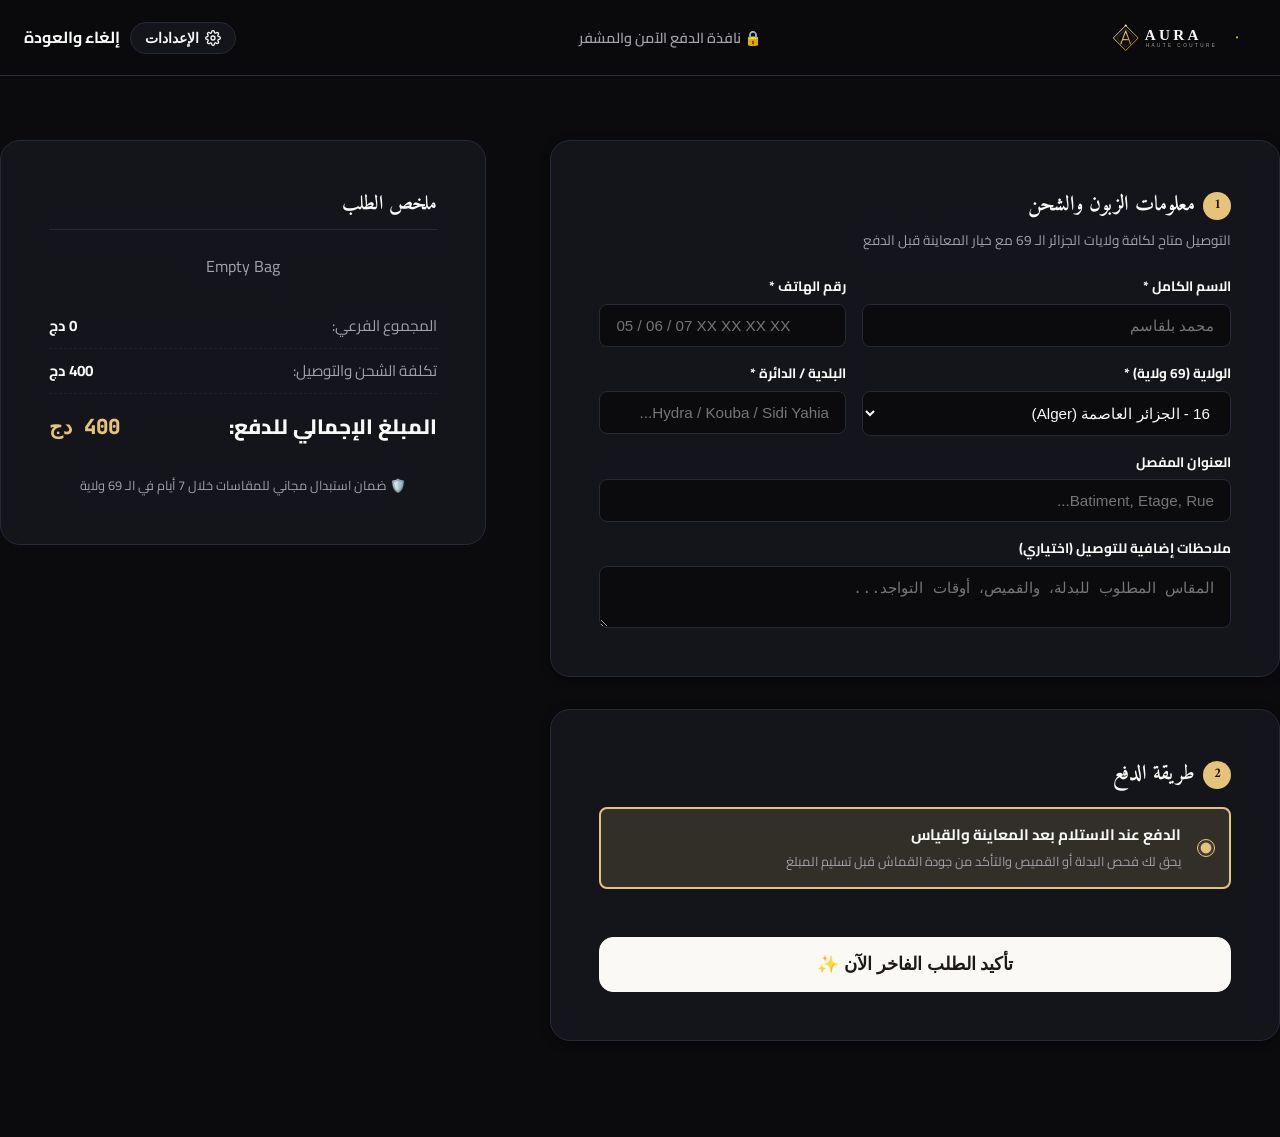
<file: checkout.html>
<!DOCTYPE html>
<html lang="ar" dir="rtl" data-theme="dark">
<head>
  <meta charset="UTF-8">
  <meta name="viewport" content="width=device-width, initial-scale=1.0">
  <title>إتمام الطلب — AURA Haute Couture</title>
  <link rel="preconnect" href="https://fonts.googleapis.com">
  <link rel="preconnect" href="https://fonts.gstatic.com" crossorigin>
  <link href="https://fonts.googleapis.com/css2?family=Amiri:ital,wght@0,400;0,700;1,400;1,700&family=Cairo:wght@300;400;500;600;700;800;900&family=Cinzel:wght@600;700;800&family=Playfair+Display:ital,wght@0,600;0,700;1,600&family=Plus+Jakarta+Sans:wght@300;400;500;600;700;800&family=JetBrains+Mono:wght@500;700&display=swap" rel="stylesheet">
  <link rel="stylesheet" href="./css/main.css">
  <style>
    .checkout-layout {
      display: grid;
      grid-template-columns: 1.2fr 0.8fr;
      gap: var(--space-3xl);
      padding: var(--space-3xl) 0;
      align-items: flex-start;
    }

    .form-section-card {
      background: var(--color-card);
      border: 1px solid var(--color-border);
      border-radius: var(--radius-lg);
      padding: var(--space-2xl);
      box-shadow: var(--shadow-sm);
      margin-bottom: var(--space-xl);
    }

    .section-num {
      display: inline-grid;
      place-items: center;
      width: 28px;
      height: 28px;
      border-radius: 50%;
      background: var(--color-accent);
      color: #12100E;
      font-weight: 800;
      font-size: 0.85rem;
      margin-inline-end: var(--space-sm);
    }

    .form-grid {
      display: grid;
      grid-template-columns: 1fr 1fr;
      gap: var(--space-md);
      margin-top: var(--space-lg);
    }

    .form-field {
      display: flex;
      flex-direction: column;
      gap: 6px;
    }

    .form-field.full {
      grid-column: 1 / -1;
    }

    .form-label {
      font-size: 0.85rem;
      font-weight: 700;
      color: var(--color-foreground);
    }

    .form-input, .form-select {
      padding: 12px 16px;
      border-radius: var(--radius-sm);
      border: 1px solid var(--color-border);
      background: var(--color-background);
      color: var(--color-foreground);
      font-size: 0.95rem;
      transition: border-color 0.2s;
    }

    .form-input:focus, .form-select:focus {
      outline: none;
      border-color: var(--color-accent);
    }

    .order-summary-box {
      background: var(--color-card);
      border: 1px solid var(--color-border);
      border-radius: var(--radius-lg);
      padding: var(--space-2xl);
      position: sticky;
      top: 100px;
    }

    .summary-line {
      display: flex;
      justify-content: space-between;
      align-items: center;
      padding: 10px 0;
      font-size: 0.95rem;
      border-bottom: 1px dashed var(--color-border-subtle);
    }

    .summary-total {
      display: flex;
      justify-content: space-between;
      align-items: center;
      padding-top: var(--space-md);
      font-size: 1.3rem;
      font-weight: 800;
      color: var(--color-foreground);
    }

    .success-modal {
      position: fixed;
      inset: 0;
      background: rgba(0,0,0,0.75);
      backdrop-filter: blur(8px);
      display: none;
      place-items: center;
      z-index: 2000;
      padding: 1rem;
    }

    .success-modal.show {
      display: grid;
    }

    .modal-box {
      background: var(--color-card);
      border: 1px solid var(--color-accent);
      border-radius: var(--radius-lg);
      padding: 3rem 2rem;
      text-align: center;
      max-width: 480px;
      width: 100%;
      box-shadow: var(--shadow-luxury);
      animation: popIn 0.35s cubic-bezier(0.16, 1, 0.3, 1);
    }

    @keyframes popIn {
      from { transform: scale(0.9); opacity: 0; }
      to { transform: scale(1); opacity: 1; }
    }

    @media (max-width: 900px) {
      .checkout-layout { grid-template-columns: 1fr; }
      .form-grid { grid-template-columns: 1fr; }
      .order-summary-box { position: static; }
    }
  </style>
</head>
<body>

  <!-- Site Header -->
  <header class="site-header">
    <div class="container header-inner">
      <a href="index.html" class="site-logo">
        <img src="./assets/icons/logo-light.svg" alt="AURA Logo">
      </a>
      <span style="font-size: 0.9rem; font-weight: 600; color: var(--color-muted-foreground);" data-i18n="checkout.secureBanner">
        🔒 نافذة الدفع الآمن والمشفر
      </span>
      <div style="display:flex; align-items:center; gap:10px;">
        <button class="settings-trigger-btn" onclick="openSettingsModal()">
          <svg width="16" height="16" viewBox="0 0 24 24" fill="none" stroke="currentColor" stroke-width="2"><circle cx="12" cy="12" r="3"/><path d="M19.4 15a1.65 1.65 0 0 0 .33 1.82l.06.06a2 2 0 0 1 0 2.83 2 2 0 0 1-2.83 0l-.06-.06a1.65 1.65 0 0 0-1.82-.33 1.65 1.65 0 0 0-1 1.51V21a2 2 0 0 1-2 2 2 2 0 0 1-2-2v-.09A1.65 1.65 0 0 0 9 19.4a1.65 1.65 0 0 0-1.82.33l-.06.06a2 2 0 0 1-2.83 0 2 2 0 0 1 0-2.83l.06-.06a1.65 1.65 0 0 0 .33-1.82 1.65 1.65 0 0 0-1.51-1H3a2 2 0 0 1-2-2 2 2 0 0 1 2-2h.09A1.65 1.65 0 0 0 4.6 9a1.65 1.65 0 0 0-.33-1.82l-.06-.06a2 2 0 0 1 0-2.83 2 2 0 0 1 2.83 0l.06.06a1.65 1.65 0 0 0 1.82.33H9a1.65 1.65 0 0 0 1-1.51V3a2 2 0 0 1 2-2 2 2 0 0 1 2 2v.09a1.65 1.65 0 0 0 1 1.51 1.65 1.65 0 0 0 1.82-.33l.06-.06a2 2 0 0 1 2.83 0 2 2 0 0 1 0 2.83l-.06.06a1.65 1.65 0 0 0-.33 1.82V9a1.65 1.65 0 0 0 1.51 1H21a2 2 0 0 1 2 2 2 2 0 0 1-2 2h-.09a1.65 1.65 0 0 0-1.51 1z"/></svg>
          <span data-i18n="settings.trigger">الإعدادات</span>
        </button>
        <a href="index.html" style="text-decoration:none; color:var(--color-foreground); font-weight:700;" data-i18n="checkout.cancel">إلغاء والعودة</a>
      </div>
    </div>
  </header>

  <!-- Checkout View -->
  <main class="container checkout-layout">
    <div>
      <div class="form-section-card">
        <h3 style="display: flex; align-items: center; font-size: 1.3rem; margin-bottom: 0.5rem;">
          <span class="section-num">1</span> <span data-i18n="checkout.step1Title">معلومات الزبون والشحن</span>
        </h3>
        <p class="text-muted" style="font-size: 0.85rem;" data-i18n="checkout.step1Desc">التوصيل متاح لكافة ولايات الجزائر الـ 69 مع خيار المعاينة قبل الدفع</p>

        <form id="checkout-form" onsubmit="handleOrderSubmit(event)">
          <div class="form-grid">
            <div class="form-field">
              <label class="form-label" data-i18n="checkout.fullName">الاسم الكامل *</label>
              <input type="text" required class="form-input" placeholder="محمد بلقاسم">
            </div>

            <div class="form-field">
              <label class="form-label" data-i18n="checkout.phone">رقم الهاتف *</label>
              <input type="tel" required class="form-input" placeholder="05 / 06 / 07 XX XX XX XX">
            </div>

            <div class="form-field">
              <label class="form-label" data-i18n="checkout.wilaya">الولاية (69 ولاية) *</label>
              <select class="form-select" id="wilaya-select" onchange="updateShippingCost()"></select>
            </div>

            <div class="form-field">
              <label class="form-label" data-i18n="checkout.commune">البلدية / الدائرة *</label>
              <input type="text" required class="form-input" placeholder="Hydra / Kouba / Sidi Yahia...">
            </div>

            <div class="form-field full">
              <label class="form-label" data-i18n="checkout.address">العنوان المفصل</label>
              <input type="text" class="form-input" placeholder="Batiment, Etage, Rue...">
            </div>

            <div class="form-field full">
              <label class="form-label" data-i18n="checkout.notes">ملاحظات إضافية للتوصيل (المقاسات الخاصة...)</label>
              <textarea class="form-input" rows="2" placeholder="المقاس المطلوب للبدلة، والقميص، أوقات التواجد..."></textarea>
            </div>
          </div>
      </div>

      <div class="form-section-card">
        <h3 style="display: flex; align-items: center; font-size: 1.3rem; margin-bottom: 0.5rem;">
          <span class="section-num">2</span> <span data-i18n="checkout.step2Title">طريقة الدفع</span>
        </h3>
        <div style="display: flex; flex-direction: column; gap: var(--space-sm); margin-top: var(--space-md);">
          <label style="display: flex; align-items: center; gap: var(--space-md); padding: 14px; border: 2px solid var(--color-accent); border-radius: var(--radius-sm); background: var(--color-accent-soft); cursor: pointer;">
            <input type="radio" name="payment" value="cod" checked style="accent-color: var(--color-accent); width:18px; height:18px;">
            <div>
              <strong style="display: block; font-size: 0.95rem;" data-i18n="checkout.codTitle">الدفع عند الاستلام بعد المعاينة والقياس</strong>
              <span style="font-size: 0.8rem; color: var(--color-muted-foreground);" data-i18n="checkout.codDesc">يحق لك فحص البدلة أو القميص والتأكد من جودة القماش قبل تسليم المبلغ</span>
            </div>
          </label>
        </div>

        <button type="submit" class="btn btn-primary" style="width: 100%; margin-top: var(--space-2xl); padding: 16px; font-size: 1.1rem;" data-i18n="checkout.confirmBtn">
          تأكيد الطلب الفاخر الآن ✨
        </button>
        </form>
      </div>
    </div>

    <!-- Summary Side -->
    <aside class="order-summary-box">
      <h3 style="font-size: 1.25rem; margin-bottom: var(--space-lg); border-bottom: 1px solid var(--color-border); padding-bottom: var(--space-sm);" data-i18n="checkout.summaryTitle">
        ملخص الطلب
      </h3>

      <div id="checkout-items-preview" style="display: flex; flex-direction: column; gap: var(--space-sm); margin-bottom: var(--space-lg);"></div>

      <div class="summary-line">
        <span class="text-muted" data-i18n="checkout.subtotalLabel">المجموع الفرعي:</span>
        <strong id="subtotal-val">0 DZD</strong>
      </div>

      <div class="summary-line">
        <span class="text-muted" data-i18n="checkout.shippingLabel">تكلفة الشحن والتوصيل:</span>
        <strong id="shipping-val">400 DZD</strong>
      </div>

      <div class="summary-total">
        <span data-i18n="checkout.totalLabel">المبلغ الإجمالي للدفع:</span>
        <span id="final-total" style="color: var(--color-accent); font-family: var(--font-mono);">0 DZD</span>
      </div>

      <div style="margin-top: var(--space-xl); font-size: 0.8rem; color: var(--color-muted-foreground); text-align: center;">
        <p data-i18n="checkout.trustBadge">🛡️ ضمان استبدال مجاني للمقاسات خلال 7 أيام في الـ 69 ولاية</p>
      </div>
    </aside>
  </main>

  <!-- Success Modal -->
  <div class="success-modal" id="order-success-modal">
    <div class="modal-box">
      <div style="font-size: 3.5rem; margin-bottom: 1rem;">👑</div>
      <h2 style="font-size: 2rem; margin-bottom: 0.5rem; color: var(--color-accent);" data-i18n="checkout.successTitle">تم تأكيد طلبك بنجاح!</h2>
      <p style="color: var(--color-muted-foreground); margin-bottom: 1.5rem; line-height: 1.7;" data-i18n="checkout.successDesc">
        شكراً لاختيارك دار AURA Haute Couture.<br>
        سيتصل بك خبير المقاسات لتأكيد القياسات الدقيقة وموعد الشحن.
      </p>
      <div style="background: var(--color-muted); padding: 12px; border-radius: var(--radius-sm); font-family: var(--font-mono); font-weight:700; margin-bottom: 2rem;">
        <span data-i18n="checkout.orderRef">رقم الطلب:</span> <span id="order-ref-num">#AURA-84920</span>
      </div>
      <a href="index.html" class="btn btn-primary" style="width: 100%;" data-i18n="checkout.homeReturn">العودة إلى الصفحة الرئيسية</a>
    </div>
  </div>

  <!-- Settings Modal Interface -->
  <div class="settings-overlay" id="settings-modal-overlay">
    <div class="settings-modal-box">
      <div style="display:flex; justify-content:space-between; align-items:center; margin-bottom:1.5rem; border-bottom:1px solid var(--color-border); padding-bottom:0.75rem;">
        <h3 style="font-size:1.2rem;" data-i18n="settings.title">تخصيص الواجهة واللغة</h3>
        <button class="btn-icon" onclick="closeSettingsModal()" style="border:none;">✕</button>
      </div>
      <div class="settings-row">
        <label class="settings-label" data-i18n="settings.langLabel">لغة العرض</label>
        <select class="settings-select" id="settings-lang-select" onchange="applySettingsLang(this.value)">
          <option value="ar">العربية (Arabic - RTL)</option>
          <option value="en">English (UK/US - LTR)</option>
          <option value="fr">Français (France - LTR)</option>
        </select>
      </div>
      <div class="settings-row">
        <label class="settings-label" data-i18n="settings.themeLabel">المظهر</label>
        <select class="settings-select" id="settings-theme-select" onchange="applySettingsTheme(this.value)">
          <option value="dark">الوضع الليلي الفاخر (Dark Onyx)</option>
          <option value="light">الوضع النهاري العاجي (Light Ivory)</option>
        </select>
      </div>
      <button class="btn btn-primary" onclick="closeSettingsModal()" style="width:100%;" data-i18n="settings.close">حفظ وإغلاق</button>
    </div>
  </div>

  <script src="./js/i18n.js"></script>
  <script src="./js/store.js"></script>
  <script>
    const WILAYAS_69 = [
      "01 - أدرار (Adrar)", "02 - الشلف (Chlef)", "03 - الأغواط (Laghouat)", "04 - أم البواقي (Oum El Bouaghi)",
      "05 - باتنة (Batna)", "06 - بجاية (Béjaïa)", "07 - بسكرة (Biskra)", "08 - بشار (Béchar)",
      "09 - البليدة (Blida)", "10 - البويرة (Bouira)", "11 - تمنراست (Tamanrasset)", "12 - تبسة (Tébessa)",
      "13 - تلمسان (Tlemcen)", "14 - تيارت (Tiaret)", "15 - تيزي وزو (Tizi Ouzou)", "16 - الجزائر العاصمة (Alger)",
      "17 - الجلفة (Djelfa)", "18 - جيجل (Jijel)", "19 - سطيف (Sétif)", "20 - سعيدة (Saïda)",
      "21 - سكيكدة (Skikda)", "22 - سيدي بلعباس (Sidi Bel Abbès)", "23 - عنابة (Annaba)", "24 - قالمة (Guelma)",
      "25 - قسنطينة (Constantine)", "26 - المدية (Médéa)", "27 - مستغانم (Mostaganem)", "28 - المسيلة (M'Sila)",
      "29 - معسكر (Mascara)", "30 - ورقلة (Ouargla)", "31 - وهران (Oran)", "32 - البيض (El Bayadh)",
      "33 - إليزي (Illizi)", "34 - برج بوعريريج (Bordj Bou Arreridj)", "35 - بومرداس (Boumerdès)", "36 - الطارف (El Tarf)",
      "37 - تندوف (Tindouf)", "38 - تسمسيلت (Tissemsilt)", "39 - الوادي (El Oued)", "40 - خنشلة (Khenchela)",
      "41 - سوق أهراس (Souk Ahras)", "42 - تيبازة (Tipaza)", "43 - ميلة (Mila)", "44 - عين الدفلى (Aïn Defla)",
      "45 - النعامة (Naâma)", "46 - عين تموشنت (Aïn Témouchent)", "47 - غرداية (Ghardaïa)", "48 - غليزان (Relizane)",
      "49 - تيميمون (Timimoun)", "50 - برج باجي مختار (Bordj Badji Mokhtar)", "51 - أولاد جلال (Ouled Djellal)",
      "52 - بني عباس (Béni Abbès)", "53 - عين صالح (In Salah)", "54 - عين قزام (In Guezzam)", "55 - تقرت (Touggourt)",
      "56 - جانت (Djanet)", "57 - المغير (El M'Ghair)", "58 - المنيعة (El Meniaa)",
      "59 - آفلو (Aflou)", "60 - بريكة (Barika)", "61 - قصر الشلالة (Ksar Chellala)", "62 - عين وسارة (Aïn Oussera)",
      "63 - مسعد (Messaad)", "64 - شلغوم العيد (Chelghoum Laïd)", "65 - بوقاعة (Bougaa)", "66 - الأبيض سيدي الشيخ (El Abiodh Sidi Cheikh)",
      "67 - فرندة (Frenda)", "68 - العلمة (El Eulma)", "69 - بوسعادة (Bou Saâda)"
    ];

    let shippingCost = 400;

    function openSettingsModal() {
      const modal = document.getElementById('settings-modal-overlay');
      document.getElementById('settings-lang-select').value = window.auraStore.lang;
      document.getElementById('settings-theme-select').value = window.auraStore.theme;
      modal.classList.add('show');
    }
    function closeSettingsModal() {
      document.getElementById('settings-modal-overlay').classList.remove('show');
    }
    function applySettingsLang(v) { window.auraStore.applyLanguage(v, true); }
    function applySettingsTheme(v) { window.auraStore.applyTheme(v); }

    window.addEventListener('DOMContentLoaded', () => {
      const select = document.getElementById('wilaya-select');
      select.innerHTML = WILAYAS_69.map((w, idx) => {
        const code = (idx + 1).toString().padStart(2, '0');
        return `<option value="${code}" ${code === '16' ? 'selected' : ''}>${w}</option>`;
      }).join('');

      setTimeout(renderCheckoutSummary, 200);
    });

    window.onAuraLanguageChanged = () => {
      renderCheckoutSummary();
    };

    function updateShippingCost() {
      const select = document.getElementById('wilaya-select');
      const val = select.value;
      if (val === '16') shippingCost = 400;
      else if (val === '09' || val === '35' || val === '42') shippingCost = 500;
      else if (['31','25','19','68','23'].includes(val)) shippingCost = 600;
      else if (parseInt(val) >= 49) shippingCost = 900;
      else shippingCost = 700;

      renderCheckoutSummary();
    }

    function renderCheckoutSummary() {
      if (!window.auraStore) return;
      const cart = window.auraStore.cart;
      const itemsContainer = document.getElementById('checkout-items-preview');
      const subtotalEl = document.getElementById('subtotal-val');
      const shippingEl = document.getElementById('shipping-val');
      const finalTotalEl = document.getElementById('final-total');

      if (cart.length === 0) {
        itemsContainer.innerHTML = '<p class="text-muted" style="text-align:center;">Empty Bag</p>';
      } else {
        itemsContainer.innerHTML = cart.map(item => `
          <div style="display: flex; gap: 10px; align-items: center; font-size: 0.85rem;">
            <img src="${item.image}" style="width: 44px; height: 52px; object-fit: cover; border-radius: 6px;">
            <div style="flex-grow: 1;">
              <strong style="display: block;">${window.auraStore.getLocalized(item.name)}</strong>
              <span class="text-muted">${item.quantity} × ${item.size} (${item.color})</span>
            </div>
            <span style="font-weight: 700; font-family: var(--font-mono);">${window.auraStore.formatPrice(item.price * item.quantity)}</span>
          </div>
        `).join('');
      }

      const subtotal = window.auraStore.getCartTotal();
      subtotalEl.textContent = window.auraStore.formatPrice(subtotal);
      shippingEl.textContent = window.auraStore.formatPrice(shippingCost);
      finalTotalEl.textContent = window.auraStore.formatPrice(subtotal + shippingCost);
    }

    function handleOrderSubmit(e) {
      e.preventDefault();
      const ref = '#AURA-' + Math.floor(10000 + Math.random() * 90000);
      document.getElementById('order-ref-num').textContent = ref;
      document.getElementById('order-success-modal').classList.add('show');
      
      localStorage.removeItem('aura_cart');
      if (window.auraStore) window.auraStore.cart = [];
    }
  </script>
</body>
</html>
</file>
<file: css/main.css>
:root {
  /* Design Tokens from ui-ux-pro-max luxury-fashion */
  --color-primary: #1C1917;
  --color-on-primary: #FFFFFF;
  --color-secondary: #44403C;
  --color-on-secondary: #FFFFFF;
  --color-accent: #C5A059;
  --color-accent-hover: #AA853E;
  --color-accent-soft: rgba(197, 160, 89, 0.12);
  --color-background: #FBF9F5;
  --color-foreground: #0C0A09;
  --color-card: #FFFFFF;
  --color-card-foreground: #0C0A09;
  --color-muted: #F3ECE1;
  --color-muted-foreground: #78716C;
  --color-border: #E7E2DA;
  --color-border-subtle: #F0ECE4;
  --color-destructive: #DC2626;

  /* Typography Scales */
  --font-serif-ar: 'Amiri', serif;
  --font-serif-en: 'Cinzel', 'Playfair Display', serif;
  --font-sans-ar: 'Cairo', sans-serif;
  --font-sans-en: 'Plus Jakarta Sans', sans-serif;
  --font-mono: 'JetBrains Mono', monospace;

  /* Spacing Scale (8dp rhythm) */
  --space-xs: 4px;
  --space-sm: 8px;
  --space-md: 16px;
  --space-lg: 24px;
  --space-xl: 32px;
  --space-2xl: 48px;
  --space-3xl: 64px;

  /* Shadows */
  --shadow-sm: 0 2px 8px rgba(28, 25, 23, 0.04);
  --shadow-md: 0 10px 25px -5px rgba(28, 25, 23, 0.07);
  --shadow-lg: 0 20px 45px -10px rgba(28, 25, 23, 0.12);
  --shadow-luxury: 0 30px 60px -15px rgba(197, 160, 89, 0.25);

  --radius-sm: 8px;
  --radius-md: 14px;
  --radius-lg: 20px;
  --radius-full: 9999px;

  --transition-smooth: all 0.35s cubic-bezier(0.16, 1, 0.3, 1);
  --transition-fast: all 0.2s ease;
}

[data-theme="dark"] {
  --color-primary: #FBF9F5;
  --color-on-primary: #1C1917;
  --color-secondary: #D6D3D1;
  --color-on-secondary: #1C1917;
  --color-accent: #E5C378;
  --color-accent-hover: #D4AF37;
  --color-accent-soft: rgba(229, 195, 120, 0.14);
  --color-background: #0B0B0E;
  --color-foreground: #F8FAF8;
  --color-card: #14151B;
  --color-card-foreground: #F8FAF8;
  --color-muted: #1B1D26;
  --color-muted-foreground: #A1A1AA;
  --color-border: #262936;
  --color-border-subtle: #1E212B;
  --shadow-sm: 0 2px 8px rgba(0, 0, 0, 0.5);
  --shadow-md: 0 10px 25px -5px rgba(0, 0, 0, 0.7);
  --shadow-lg: 0 20px 45px -10px rgba(0, 0, 0, 0.85);
}

*, *::before, *::after {
  box-sizing: border-box;
  margin: 0;
  padding: 0;
}

html {
  font-size: 16px;
  scroll-behavior: smooth;
}

body {
  background-color: var(--color-background);
  color: var(--color-foreground);
  line-height: 1.6;
  overflow-x: hidden;
  transition: background-color 0.3s ease, color 0.3s ease;
}

/* Direction & Typography Mapping */
html[dir="rtl"] body {
  direction: rtl;
  text-align: right;
  font-family: var(--font-sans-ar);
}

html[dir="rtl"] h1, html[dir="rtl"] h2, html[dir="rtl"] h3, html[dir="rtl"] .font-serif {
  font-family: var(--font-serif-ar);
  font-weight: 700;
  letter-spacing: 0;
}

html[dir="ltr"] body {
  direction: ltr;
  text-align: left;
  font-family: var(--font-sans-en);
}

html[dir="ltr"] h1, html[dir="ltr"] h2, html[dir="ltr"] h3, html[dir="ltr"] .font-serif {
  font-family: var(--font-serif-en);
  font-weight: 700;
  letter-spacing: 1px;
}

.text-accent { color: var(--color-accent); }
.text-muted { color: var(--color-muted-foreground); }

/* Common Buttons */
.btn {
  display: inline-flex;
  align-items: center;
  justify-content: center;
  gap: var(--space-sm);
  padding: 12px 28px;
  border-radius: var(--radius-md);
  font-weight: 700;
  font-size: 0.95rem;
  cursor: pointer;
  border: 1px solid transparent;
  transition: var(--transition-smooth);
  text-decoration: none;
}

.btn-primary {
  background: var(--color-primary);
  color: var(--color-on-primary);
  border-color: var(--color-primary);
}

.btn-primary:hover {
  background: var(--color-accent);
  border-color: var(--color-accent);
  color: #12100E;
  transform: translateY(-2px);
  box-shadow: var(--shadow-luxury);
}

.btn-accent {
  background: linear-gradient(135deg, var(--color-accent), var(--color-accent-hover));
  color: #12100E;
  box-shadow: 0 4px 20px var(--color-accent-soft);
}

.btn-accent:hover {
  transform: translateY(-2px);
  box-shadow: 0 8px 25px rgba(197, 160, 89, 0.4);
}

.btn-outline {
  background: transparent;
  border-color: var(--color-border);
  color: var(--color-foreground);
}

.btn-outline:hover {
  background: var(--color-muted);
  border-color: var(--color-accent);
  color: var(--color-accent);
}

.btn-icon {
  width: 40px;
  height: 40px;
  padding: 0;
  border-radius: var(--radius-full);
  display: inline-grid;
  place-items: center;
  background: transparent;
  border: 1px solid var(--color-border-subtle);
  color: var(--color-foreground);
  cursor: pointer;
  transition: var(--transition-fast);
}

.btn-icon:hover {
  background: var(--color-muted);
  color: var(--color-accent);
  border-color: var(--color-accent);
}

/* Container */
.container {
  width: 100%;
  max-width: 1280px;
  margin: 0 auto;
  padding: 0 var(--space-lg);
}

/* Header & Nav */
.site-header {
  position: sticky;
  top: 0;
  background: rgba(251, 249, 245, 0.94);
  backdrop-filter: blur(16px);
  border-bottom: 1px solid var(--color-border);
  z-index: 500;
  transition: var(--transition-fast);
}

[data-theme="dark"] .site-header {
  background: rgba(11, 11, 14, 0.94);
}

.header-inner {
  display: flex;
  justify-content: space-between;
  align-items: center;
  height: 75px;
}

.site-logo {
  display: flex;
  align-items: center;
  text-decoration: none;
}

.site-logo img, .site-logo svg {
  height: 38px;
  width: auto;
}

.main-nav {
  display: flex;
  align-items: center;
  gap: var(--space-xl);
  list-style: none;
}

.main-nav a {
  color: var(--color-secondary);
  text-decoration: none;
  font-weight: 600;
  font-size: 0.95rem;
  position: relative;
  transition: color 0.2s;
  padding: 6px 0;
}

.main-nav a:hover, .main-nav a.active {
  color: var(--color-foreground);
}

.main-nav a.active::after {
  content: '';
  position: absolute;
  bottom: 0;
  left: 0;
  width: 100%;
  height: 2px;
  background: var(--color-accent);
  border-radius: 2px;
}

.header-tools {
  display: flex;
  align-items: center;
  gap: 12px;
}

.cart-trigger {
  position: relative;
}

.cart-count {
  position: absolute;
  top: -4px;
  left: -4px;
  background: var(--color-accent);
  color: #12100E;
  font-weight: 800;
  font-size: 0.7rem;
  width: 20px;
  height: 20px;
  border-radius: var(--radius-full);
  display: grid;
  place-items: center;
  box-shadow: 0 2px 6px rgba(0,0,0,0.15);
}

/* Clean Settings Control Trigger */
.settings-trigger-btn {
  display: inline-flex;
  align-items: center;
  gap: 6px;
  padding: 7px 14px;
  border-radius: var(--radius-full);
  border: 1px solid var(--color-border);
  background: var(--color-card);
  color: var(--color-foreground);
  font-size: 0.85rem;
  font-weight: 700;
  cursor: pointer;
  transition: var(--transition-fast);
}

.settings-trigger-btn:hover {
  border-color: var(--color-accent);
  box-shadow: 0 0 0 2px var(--color-accent-soft);
}

/* Settings Modal Backdrop & Box */
.settings-overlay {
  position: fixed;
  inset: 0;
  background: rgba(0, 0, 0, 0.65);
  backdrop-filter: blur(6px);
  z-index: 1500;
  display: none;
  place-items: center;
  padding: 1rem;
}

.settings-overlay.show {
  display: grid;
}

.settings-modal-box {
  background: var(--color-card);
  border: 1px solid var(--color-accent);
  border-radius: var(--radius-lg);
  padding: var(--space-2xl);
  max-width: 420px;
  width: 100%;
  box-shadow: var(--shadow-luxury);
  animation: modalPop 0.3s cubic-bezier(0.16, 1, 0.3, 1);
  position: relative;
}

@keyframes modalPop {
  from { transform: scale(0.92); opacity: 0; }
  to { transform: scale(1); opacity: 1; }
}

.settings-row {
  margin-bottom: var(--space-xl);
}

.settings-label {
  font-size: 0.95rem;
  font-weight: 700;
  margin-bottom: var(--space-sm);
  display: block;
}

.settings-select {
  width: 100%;
  padding: 12px 16px;
  border-radius: var(--radius-sm);
  border: 1px solid var(--color-border);
  background: var(--color-background);
  color: var(--color-foreground);
  font-size: 0.95rem;
  font-weight: 600;
  outline: none;
  cursor: pointer;
}

.settings-select:focus {
  border-color: var(--color-accent);
}

/* Badge tags */
.badge {
  display: inline-flex;
  align-items: center;
  padding: 4px 10px;
  border-radius: var(--radius-sm);
  font-size: 0.75rem;
  font-weight: 700;
  letter-spacing: 0.5px;
  text-transform: uppercase;
}

.badge-gold {
  background: var(--color-accent);
  color: #12100E;
}

/* Card item */
.product-card {
  background: var(--color-card);
  border: 1px solid var(--color-border);
  border-radius: var(--radius-lg);
  overflow: hidden;
  transition: var(--transition-smooth);
  display: flex;
  flex-direction: column;
  position: relative;
}

.product-card:hover {
  transform: translateY(-8px);
  box-shadow: var(--shadow-lg);
  border-color: var(--color-accent);
}

.product-thumb {
  position: relative;
  aspect-ratio: 3 / 4;
  overflow: hidden;
  background: #14151B;
}

.product-thumb img {
  width: 100%;
  height: 100%;
  object-fit: cover;
  transition: transform 0.6s cubic-bezier(0.16, 1, 0.3, 1);
}

.product-card:hover .product-thumb img {
  transform: scale(1.06);
}

.product-body {
  padding: var(--space-lg);
  display: flex;
  flex-direction: column;
  flex-grow: 1;
}

.product-cat {
  font-size: 0.75rem;
  font-weight: 700;
  color: var(--color-accent);
  letter-spacing: 1px;
  margin-bottom: var(--space-xs);
  text-transform: uppercase;
}

.product-title {
  font-size: 1.05rem;
  font-weight: 700;
  color: var(--color-foreground);
  margin-bottom: var(--space-sm);
  line-height: 1.4;
  display: -webkit-box;
  -webkit-line-clamp: 2;
  -webkit-box-orient: vertical;
  overflow: hidden;
}

.product-price {
  font-family: var(--font-mono);
  font-weight: 700;
  font-size: 1.3rem;
  color: var(--color-foreground);
  margin-top: auto;
  display: flex;
  align-items: baseline;
  gap: var(--space-sm);
}

/* Color Circles on Card & Detail */
.product-colors-preview {
  display: flex;
  gap: 6px;
  margin-top: var(--space-sm);
}

.color-dot-choice {
  width: 22px;
  height: 22px;
  border-radius: 50%;
  cursor: pointer;
  border: 2px solid transparent;
  transition: transform 0.2s;
  box-shadow: 0 1px 3px rgba(0,0,0,0.3);
}

.color-dot-choice.active {
  border-color: var(--color-accent);
  transform: scale(1.15);
}

/* Direct E-Commerce COD Order Form Card */
.fast-checkout-card {
  background: var(--color-card);
  border: 1.5px solid var(--color-accent);
  border-radius: var(--radius-lg);
  padding: var(--space-xl);
  margin-top: var(--space-xl);
  box-shadow: var(--shadow-luxury);
}

.fast-form-grid {
  display: grid;
  grid-template-columns: 1fr 1fr;
  gap: var(--space-md);
  margin-top: var(--space-md);
}

.fast-field {
  display: flex;
  flex-direction: column;
  gap: 6px;
}

.fast-field.full {
  grid-column: 1 / -1;
}

.fast-input, .fast-select {
  padding: 12px 16px;
  border-radius: var(--radius-sm);
  border: 1px solid var(--color-border);
  background: var(--color-background);
  color: var(--color-foreground);
  font-size: 0.95rem;
  outline: none;
}

.fast-input:focus, .fast-select:focus {
  border-color: var(--color-accent);
}

/* Off-canvas Cart Drawer */
.cart-drawer-overlay {
  position: fixed;
  inset: 0;
  background: rgba(0, 0, 0, 0.65);
  backdrop-filter: blur(4px);
  opacity: 0;
  visibility: hidden;
  transition: var(--transition-fast);
  z-index: 998;
}

.cart-drawer-overlay.active {
  opacity: 1;
  visibility: visible;
}

.cart-drawer {
  position: fixed;
  top: 0;
  bottom: 0;
  width: 100%;
  max-width: 440px;
  height: 100vh;
  background: var(--color-card);
  box-shadow: 0 0 50px rgba(0,0,0,0.4);
  z-index: 999;
  transition: var(--transition-smooth);
  display: flex;
  flex-direction: column;
}

html[dir="rtl"] .cart-drawer {
  left: 0;
  right: auto;
  transform: translateX(-100%);
}
html[dir="rtl"] .cart-drawer.active { transform: translateX(0); }

html[dir="ltr"] .cart-drawer {
  right: 0;
  left: auto;
  transform: translateX(100%);
}
html[dir="ltr"] .cart-drawer.active { transform: translateX(0); }

.cart-drawer-header {
  padding: var(--space-lg);
  border-bottom: 1px solid var(--color-border);
  display: flex;
  justify-content: space-between;
  align-items: center;
}

.cart-items-list {
  flex-grow: 1;
  overflow-y: auto;
  padding: var(--space-lg);
  display: flex;
  flex-direction: column;
  gap: var(--space-md);
}

.cart-item-row {
  display: flex;
  gap: var(--space-md);
  align-items: center;
  padding-bottom: var(--space-md);
  border-bottom: 1px solid var(--color-border-subtle);
}

.cart-item-img {
  width: 70px;
  height: 85px;
  border-radius: var(--radius-sm);
  object-fit: cover;
  background: var(--color-muted);
}

.cart-item-info { flex-grow: 1; }

.cart-drawer-footer {
  padding: var(--space-lg);
  border-top: 1px solid var(--color-border);
  background: var(--color-muted);
}

/* Footer */
.site-footer {
  background: #0E0F12;
  color: #D6D3D1;
  padding: var(--space-3xl) 0 var(--space-xl);
  border-top: 1px solid rgba(255, 255, 255, 0.08);
}

.footer-grid {
  display: grid;
  grid-template-columns: 2fr 1fr 1fr 1.5fr;
  gap: var(--space-2xl);
  margin-bottom: var(--space-3xl);
}

.footer-col h4 {
  color: #FFFFFF;
  font-size: 1.15rem;
  margin-bottom: var(--space-lg);
  position: relative;
  padding-bottom: var(--space-xs);
}

.footer-col ul {
  list-style: none;
  display: flex;
  flex-direction: column;
  gap: var(--space-sm);
}

.footer-col a {
  color: #A8A29E;
  text-decoration: none;
  font-size: 0.9rem;
  transition: color 0.2s;
}

.footer-col a:hover { color: var(--color-accent); }

.footer-bottom {
  padding-top: var(--space-lg);
  border-top: 1px solid rgba(255, 255, 255, 0.08);
  display: flex;
  justify-content: space-between;
  align-items: center;
  font-size: 0.85rem;
  color: #78716C;
}

/* Mobile & Tablet Optimizations */
@media (max-width: 992px) {
  .footer-grid { grid-template-columns: 1fr 1fr; }
  .main-nav { display: none; }
}

@media (max-width: 768px) {
  .header-search-btn { display: none !important; }
  .header-inner { height: 64px; }
  .site-logo img { height: 30px; }
  .container { padding: 0 var(--space-md); }
  .product-body { padding: var(--space-md); }
  .product-title { font-size: 0.92rem; }
  .product-price { font-size: 1.15rem; }
  .fast-form-grid { grid-template-columns: 1fr; }
}

@media (max-width: 640px) {
  .footer-grid { grid-template-columns: 1fr; }
  .product-cards-grid {
    grid-template-columns: 1fr 1fr !important;
    gap: 12px !important;
  }
}
</file>
